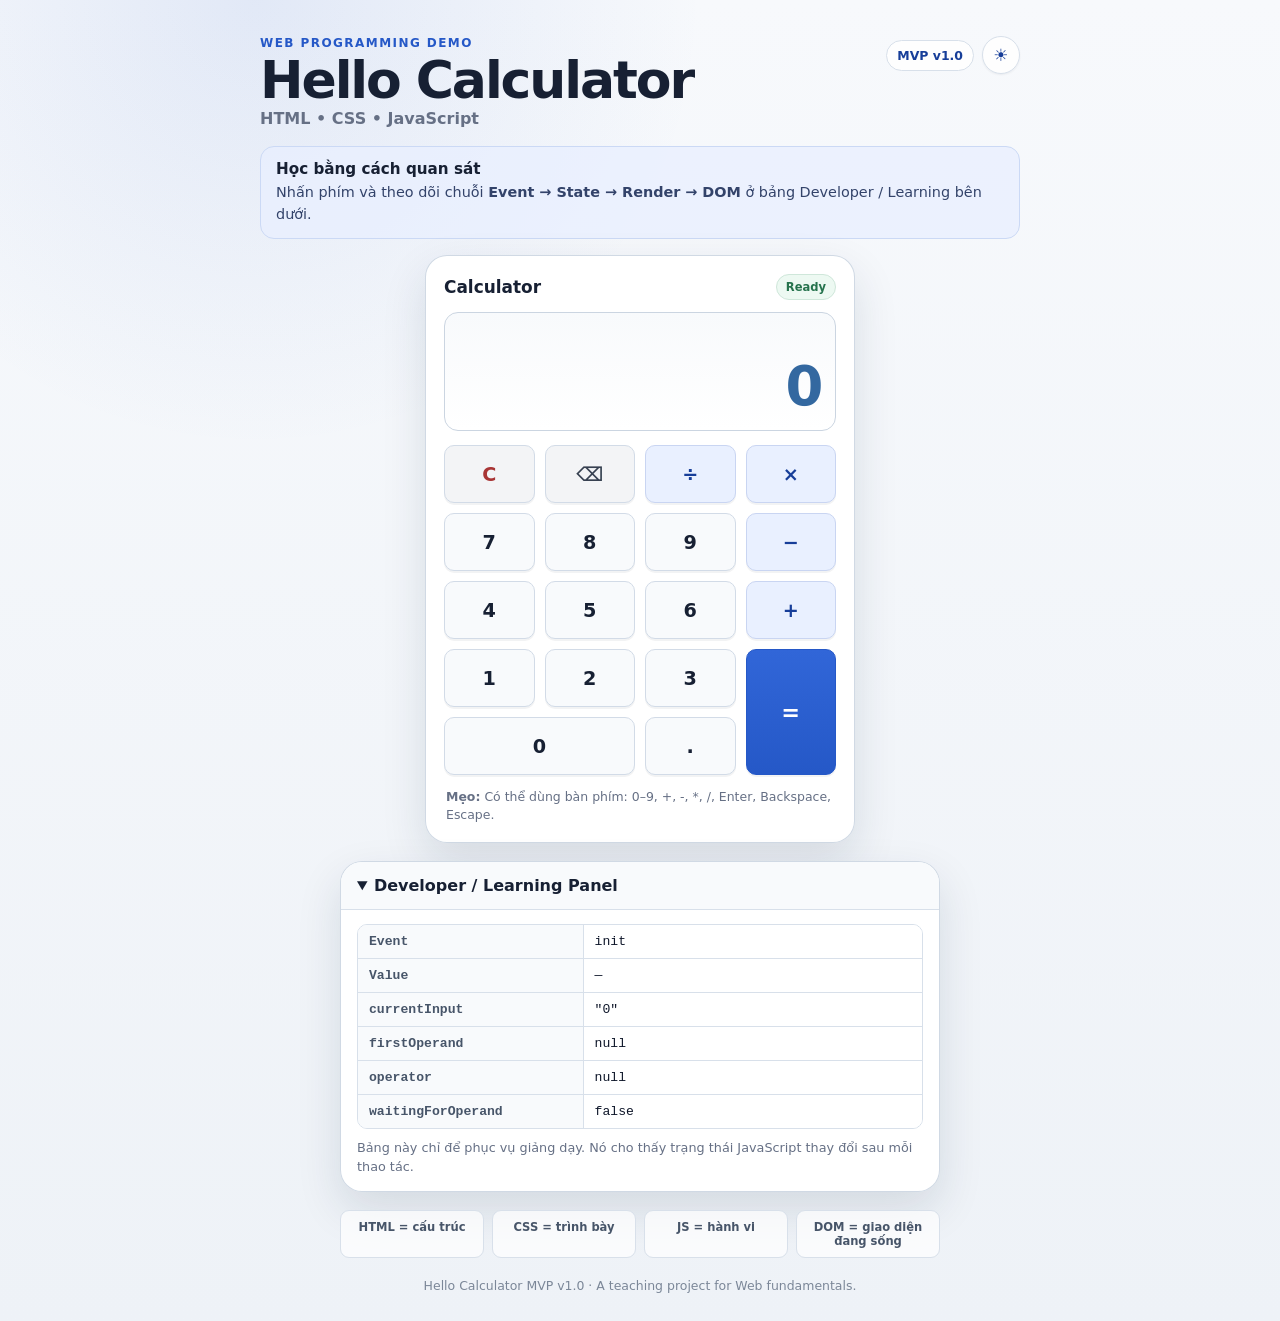
<file: index.html>
<!doctype html>
<html lang="vi">
<head>
  <meta charset="utf-8" />
  <meta name="viewport" content="width=device-width, initial-scale=1" />
  <meta name="description" content="Hello Calculator MVP v1.0 - ứng dụng Web nhỏ để học HTML, CSS, JavaScript, DOM, Event và State." />
  <title>Hello Calculator MVP v1.0</title>
  <script>
    (() => {
      try {
        const savedTheme = localStorage.getItem('hello-calculator-theme');
        if (savedTheme === 'light' || savedTheme === 'dark') {
          document.documentElement.dataset.theme = savedTheme;
        }
      } catch (_) {}
    })();
  </script>
  <link rel="stylesheet" href="css/style.css" />
  <script defer src="js/theme.js"></script>
  <script defer src="js/calculator.browser.js"></script>
  <script defer src="js/app.js"></script>
</head>
<body>
  <main class="app-shell">
    <header class="app-header" aria-labelledby="app-title">
      <div>
        <p class="eyebrow">WEB PROGRAMMING DEMO</p>
        <h1 id="app-title">Hello Calculator</h1>
        <p class="subtitle">HTML <span aria-hidden="true">•</span> CSS <span aria-hidden="true">•</span> JavaScript</p>
      </div>
      <div class="header-actions">
        <span class="version-badge" aria-label="Phiên bản 1.0">MVP v1.0</span>
        <button id="theme-toggle" class="theme-toggle" type="button" aria-label="Chuyển sang giao diện tối" aria-pressed="false" title="Chuyển giao diện">
          <span class="theme-toggle-icon theme-toggle-sun" aria-hidden="true">☀</span>
          <span class="theme-toggle-icon theme-toggle-moon" aria-hidden="true">☾</span>
        </button>
      </div>
    </header>

    <section class="learning-goal" aria-labelledby="learning-goal-title">
      <h2 id="learning-goal-title">Học bằng cách quan sát</h2>
      <p>Nhấn phím và theo dõi chuỗi <strong>Event → State → Render → DOM</strong> ở bảng Developer / Learning bên dưới.</p>
    </section>

    <section class="calculator-card" aria-label="Máy tính cơ bản">
      <div class="calculator-title-row">
        <h2>Calculator</h2>
        <span id="status-badge" class="status-badge" aria-hidden="true">Ready</span>
      </div>

      <div class="display-panel" aria-label="Màn hình calculator">
        <div id="expression" class="expression" aria-label="Biểu thức hiện tại">&nbsp;</div>
        <div id="display" class="main-display" role="status" aria-live="polite" aria-atomic="true">0</div>
      </div>

      <div id="keypad" class="keypad" aria-label="Bàn phím calculator">
        <button class="key key-control" type="button" data-action="clear" aria-label="Xóa toàn bộ">C</button>
        <button class="key key-control" type="button" data-action="backspace" aria-label="Xóa ký tự cuối">⌫</button>
        <button class="key key-operator" type="button" data-action="operator" data-value="/" aria-label="Chia">÷</button>
        <button class="key key-operator" type="button" data-action="operator" data-value="*" aria-label="Nhân">×</button>

        <button class="key key-number" type="button" data-action="number" data-value="7">7</button>
        <button class="key key-number" type="button" data-action="number" data-value="8">8</button>
        <button class="key key-number" type="button" data-action="number" data-value="9">9</button>
        <button class="key key-operator" type="button" data-action="operator" data-value="-" aria-label="Trừ">−</button>

        <button class="key key-number" type="button" data-action="number" data-value="4">4</button>
        <button class="key key-number" type="button" data-action="number" data-value="5">5</button>
        <button class="key key-number" type="button" data-action="number" data-value="6">6</button>
        <button class="key key-operator" type="button" data-action="operator" data-value="+" aria-label="Cộng">+</button>

        <button class="key key-number" type="button" data-action="number" data-value="1">1</button>
        <button class="key key-number" type="button" data-action="number" data-value="2">2</button>
        <button class="key key-number" type="button" data-action="number" data-value="3">3</button>
        <button class="key key-equal" type="button" data-action="equals" aria-label="Tính kết quả">=</button>

        <button class="key key-number key-zero" type="button" data-action="number" data-value="0">0</button>
        <button class="key key-number" type="button" data-action="decimal" data-value=".">.</button>
      </div>

      <p class="keyboard-hint"><strong>Mẹo:</strong> Có thể dùng bàn phím: 0–9, +, -, *, /, Enter, Backspace, Escape.</p>
    </section>

    <details id="learning-panel" class="learning-panel" open>
      <summary>Developer / Learning Panel</summary>
      <div class="state-grid" aria-live="polite">
        <div class="state-label">Event</div><output id="state-event">init</output>
        <div class="state-label">Value</div><output id="state-value">—</output>
        <div class="state-label">currentInput</div><output id="state-current-input">"0"</output>
        <div class="state-label">firstOperand</div><output id="state-first-operand">null</output>
        <div class="state-label">operator</div><output id="state-operator">null</output>
        <div class="state-label">waitingForOperand</div><output id="state-waiting">false</output>
      </div>
      <p class="panel-note">Bảng này chỉ để phục vụ giảng dạy. Nó cho thấy trạng thái JavaScript thay đổi sau mỗi thao tác.</p>
    </details>

    <section class="concept-strip" aria-label="Các khái niệm Web được minh họa">
      <span>HTML = cấu trúc</span>
      <span>CSS = trình bày</span>
      <span>JS = hành vi</span>
      <span>DOM = giao diện đang sống</span>
    </section>

    <footer class="app-footer">
      <p>Hello Calculator MVP v1.0 · A teaching project for Web fundamentals.</p>
    </footer>
  </main>
</body>
</html>
</file>
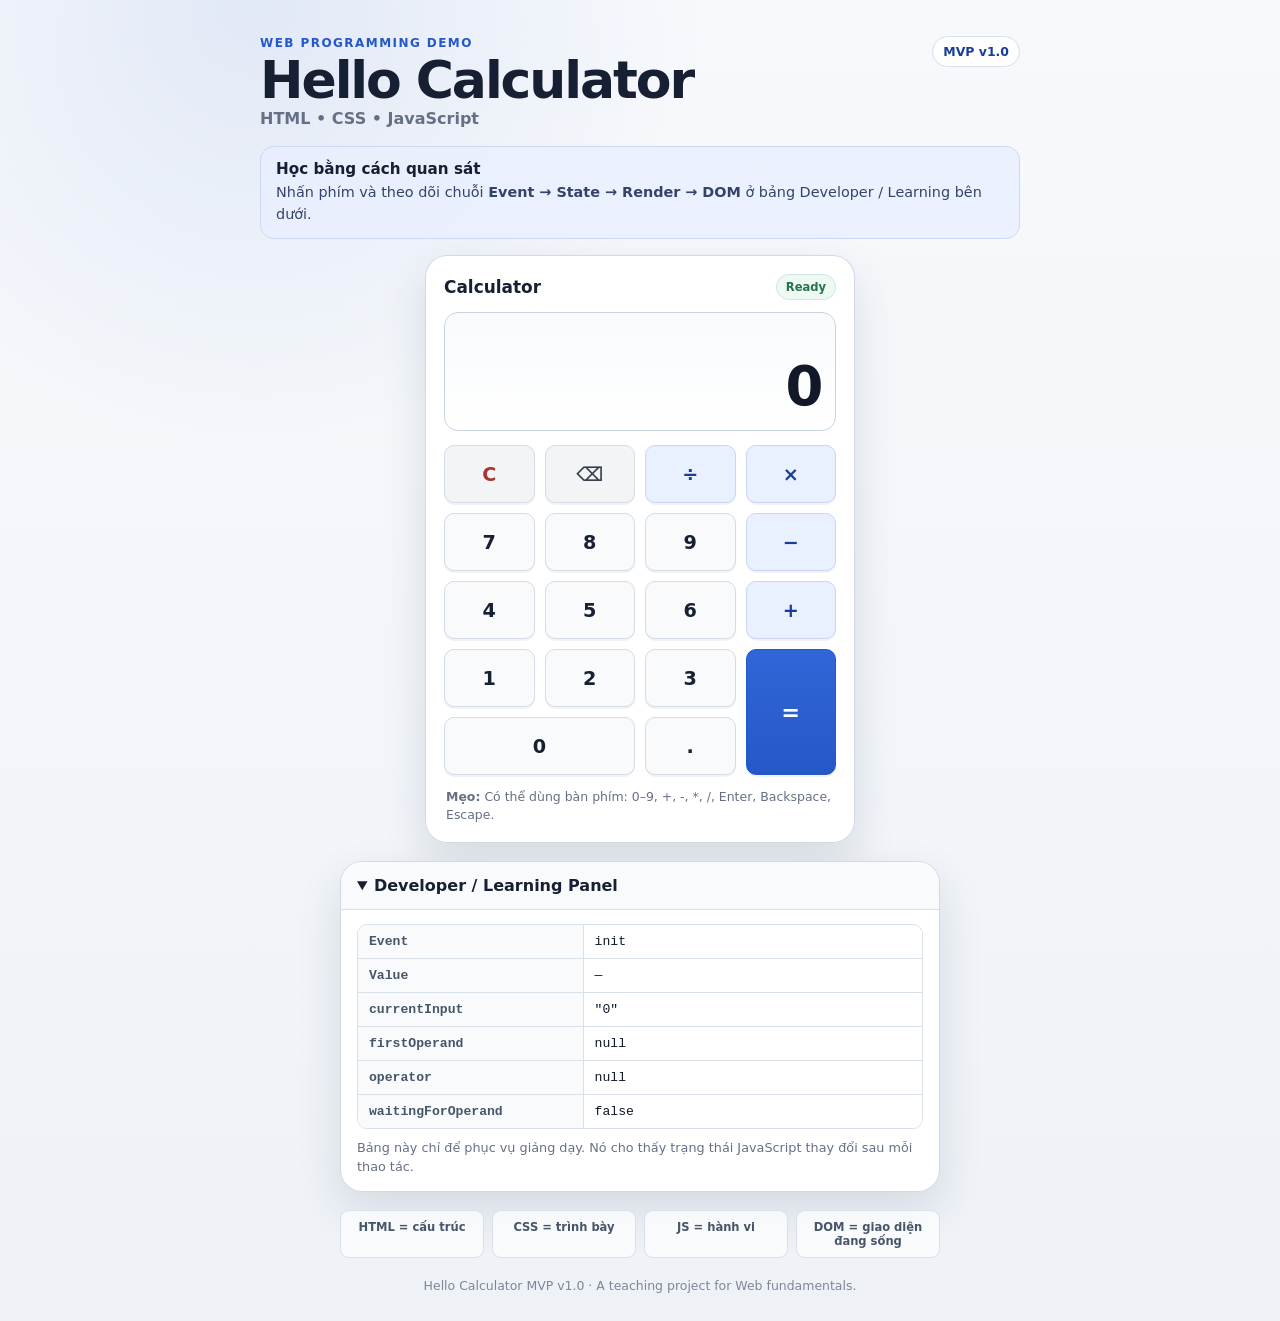
<file: .kilo/worktrees/woolen-attempt/index.html>
<!doctype html>
<html lang="vi">
<head>
  <meta charset="utf-8" />
  <meta name="viewport" content="width=device-width, initial-scale=1" />
  <meta name="description" content="Hello Calculator MVP v1.0 - ứng dụng Web nhỏ để học HTML, CSS, JavaScript, DOM, Event và State." />
  <title>Hello Calculator MVP v1.0</title>
  <link rel="stylesheet" href="css/style.css" />
  <script type="module" src="js/app.js"></script>
</head>
<body>
  <main class="app-shell">
    <header class="app-header" aria-labelledby="app-title">
      <div>
        <p class="eyebrow">WEB PROGRAMMING DEMO</p>
        <h1 id="app-title">Hello Calculator</h1>
        <p class="subtitle">HTML <span aria-hidden="true">•</span> CSS <span aria-hidden="true">•</span> JavaScript</p>
      </div>
      <span class="version-badge" aria-label="Phiên bản 1.0">MVP v1.0</span>
    </header>

    <section class="learning-goal" aria-labelledby="learning-goal-title">
      <h2 id="learning-goal-title">Học bằng cách quan sát</h2>
      <p>Nhấn phím và theo dõi chuỗi <strong>Event → State → Render → DOM</strong> ở bảng Developer / Learning bên dưới.</p>
    </section>

    <section class="calculator-card" aria-label="Máy tính cơ bản">
      <div class="calculator-title-row">
        <h2>Calculator</h2>
        <span id="status-badge" class="status-badge" aria-hidden="true">Ready</span>
      </div>

      <div class="display-panel" aria-label="Màn hình calculator">
        <div id="expression" class="expression" aria-label="Biểu thức hiện tại">&nbsp;</div>
        <div id="display" class="main-display" role="status" aria-live="polite" aria-atomic="true">0</div>
      </div>

      <div id="keypad" class="keypad" aria-label="Bàn phím calculator">
        <button class="key key-control" type="button" data-action="clear" aria-label="Xóa toàn bộ">C</button>
        <button class="key key-control" type="button" data-action="backspace" aria-label="Xóa ký tự cuối">⌫</button>
        <button class="key key-operator" type="button" data-action="operator" data-value="/" aria-label="Chia">÷</button>
        <button class="key key-operator" type="button" data-action="operator" data-value="*" aria-label="Nhân">×</button>

        <button class="key key-number" type="button" data-action="number" data-value="7">7</button>
        <button class="key key-number" type="button" data-action="number" data-value="8">8</button>
        <button class="key key-number" type="button" data-action="number" data-value="9">9</button>
        <button class="key key-operator" type="button" data-action="operator" data-value="-" aria-label="Trừ">−</button>

        <button class="key key-number" type="button" data-action="number" data-value="4">4</button>
        <button class="key key-number" type="button" data-action="number" data-value="5">5</button>
        <button class="key key-number" type="button" data-action="number" data-value="6">6</button>
        <button class="key key-operator" type="button" data-action="operator" data-value="+" aria-label="Cộng">+</button>

        <button class="key key-number" type="button" data-action="number" data-value="1">1</button>
        <button class="key key-number" type="button" data-action="number" data-value="2">2</button>
        <button class="key key-number" type="button" data-action="number" data-value="3">3</button>
        <button class="key key-equal" type="button" data-action="equals" aria-label="Tính kết quả">=</button>

        <button class="key key-number key-zero" type="button" data-action="number" data-value="0">0</button>
        <button class="key key-number" type="button" data-action="decimal" data-value=".">.</button>
      </div>

      <p class="keyboard-hint"><strong>Mẹo:</strong> Có thể dùng bàn phím: 0–9, +, -, *, /, Enter, Backspace, Escape.</p>
    </section>

    <details id="learning-panel" class="learning-panel" open>
      <summary>Developer / Learning Panel</summary>
      <div class="state-grid" aria-live="polite">
        <div class="state-label">Event</div><output id="state-event">init</output>
        <div class="state-label">Value</div><output id="state-value">—</output>
        <div class="state-label">currentInput</div><output id="state-current-input">"0"</output>
        <div class="state-label">firstOperand</div><output id="state-first-operand">null</output>
        <div class="state-label">operator</div><output id="state-operator">null</output>
        <div class="state-label">waitingForOperand</div><output id="state-waiting">false</output>
      </div>
      <p class="panel-note">Bảng này chỉ để phục vụ giảng dạy. Nó cho thấy trạng thái JavaScript thay đổi sau mỗi thao tác.</p>
    </details>

    <section class="concept-strip" aria-label="Các khái niệm Web được minh họa">
      <span>HTML = cấu trúc</span>
      <span>CSS = trình bày</span>
      <span>JS = hành vi</span>
      <span>DOM = giao diện đang sống</span>
    </section>

    <footer class="app-footer">
      <p>Hello Calculator MVP v1.0 · A teaching project for Web fundamentals.</p>
    </footer>
  </main>
</body>
</html>
</file>
<file: css/style.css>
:root {
  --page-bg: #eef2f7;
  --surface: #ffffff;
  --surface-soft: #f8fafc;
  --text: #172033;
  --muted: #667085;
  --line: #d8e0ea;
  --accent: #2558c7;
  --accent-soft: #e9f0ff;
  --accent-strong: #173e99;
  --danger: #a83535;
  --danger-soft: #fff0f0;
  --success: #26734d;
  --shadow: 0 18px 45px rgba(18, 38, 63, 0.12);
  --radius-lg: 22px;
  --radius-md: 14px;
  --radius-sm: 10px;
  --gap: 10px;
  font-family:
    Inter,
    ui-sans-serif,
    system-ui,
    -apple-system,
    BlinkMacSystemFont,
    "Segoe UI",
    sans-serif;
}

* {
  box-sizing: border-box;
}

html {
  color-scheme: light;
}

body {
  margin: 0;
  min-width: 320px;
  min-height: 100vh;
  background:
    radial-gradient(
      circle at 20% 0%,
      rgba(37, 88, 199, 0.1),
      transparent 28rem
    ),
    linear-gradient(180deg, #f7f9fc 0%, var(--page-bg) 100%);
  color: var(--text);
}

button,
input,
output {
  font: inherit;
}

.app-shell {
  width: min(100% - 28px, 760px);
  margin: 0 auto;
  padding: 36px 0 28px;
}

.app-header {
  display: flex;
  align-items: flex-start;
  justify-content: space-between;
  gap: 16px;
  margin-bottom: 18px;
}

.eyebrow {
  margin: 0 0 5px;
  color: var(--accent);
  font-size: 0.75rem;
  font-weight: 800;
  letter-spacing: 0.12em;
}

h1,
h2,
p {
  margin-top: 0;
}

h1 {
  margin-bottom: 3px;
  font-size: clamp(2rem, 7vw, 3.25rem);
  line-height: 0.98;
  letter-spacing: -0.04em;
}

.subtitle {
  margin-bottom: 0;
  color: var(--muted);
  font-weight: 650;
}

.version-badge,
.status-badge {
  display: inline-flex;
  align-items: center;
  justify-content: center;
  border: 1px solid var(--line);
  border-radius: 999px;
  background: rgba(255, 255, 255, 0.85);
  padding: 7px 10px;
  color: var(--accent-strong);
  font-size: 0.78rem;
  font-weight: 800;
  white-space: nowrap;
}

.learning-goal {
  margin-bottom: 16px;
  padding: 13px 15px;
  border: 1px solid #cbd9f5;
  border-radius: var(--radius-md);
  background: rgba(233, 240, 255, 0.76);
}

.learning-goal h2 {
  margin-bottom: 4px;
  font-size: 0.95rem;
}

.learning-goal p {
  margin-bottom: 0;
  color: #33436a;
  font-size: 0.9rem;
  line-height: 1.5;
}

.calculator-card,
.learning-panel {
  border: 1px solid rgba(203, 213, 225, 0.9);
  border-radius: var(--radius-lg);
  background: rgba(255, 255, 255, 0.96);
  box-shadow: var(--shadow);
}

.calculator-card {
  width: min(100%, 430px);
  margin: 0 auto;
  padding: 18px;
}

.calculator-title-row {
  display: flex;
  align-items: center;
  justify-content: space-between;
  gap: 12px;
  margin-bottom: 12px;
}

.calculator-title-row h2 {
  margin-bottom: 0;
  font-size: 1.06rem;
}

.status-badge {
  border-color: #cfe7da;
  background: #edf9f2;
  color: var(--success);
  padding: 5px 9px;
  font-size: 0.72rem;
}

.status-badge.error {
  border-color: #f0caca;
  background: var(--danger-soft);
  color: var(--danger);
}

.display-panel {
  overflow: hidden;
  margin-bottom: 14px;
  border: 1px solid #cbd5e1;
  border-radius: var(--radius-md);
  background: linear-gradient(180deg, #f8fafc 0%, #fff 100%);
}

.expression,
.main-display {
  min-width: 0;
  overflow: hidden;
  text-align: right;
  white-space: nowrap;
  text-overflow: ellipsis;
}

.expression {
  min-height: 40px;
  padding: 12px 14px 5px;
  color: var(--muted);
  font-size: 0.92rem;
  font-weight: 650;
}

.main-display {
  min-height: 72px;
  padding: 2px 14px 12px;
  color: #3368a0;
  font-size: clamp(2.25rem, 11vw, 3.4rem);
  font-variant-numeric: tabular-nums;
  font-weight: 750;
  letter-spacing: -0.045em;
}

.main-display.is-error {
  color: var(--danger);
  font-size: clamp(1.7rem, 8vw, 2.3rem);
}

.keypad {
  display: grid;
  grid-template-columns: repeat(4, minmax(0, 1fr));
  gap: var(--gap);
}

.key {
  min-height: 58px;
  border: 1px solid #d2dbe7;
  border-radius: var(--radius-sm);
  background: #f8fafc;
  color: var(--text);
  box-shadow: 0 2px 0 rgba(15, 23, 42, 0.05);
  cursor: pointer;
  font-size: 1.2rem;
  font-weight: 750;
  transition:
    transform 0.07s ease,
    background 0.14s ease,
    border-color 0.14s ease,
    box-shadow 0.14s ease;
  -webkit-tap-highlight-color: transparent;
}

.key:hover {
  background: #f0f4f9;
  border-color: #b8c5d6;
}
.key:active {
  transform: translateY(1px);
  box-shadow: none;
}
.key:focus-visible {
  outline: 3px solid rgba(37, 88, 199, 0.3);
  outline-offset: 2px;
}

.key-operator {
  border-color: #c9d5f2;
  background: var(--accent-soft);
  color: var(--accent-strong);
}

.key-operator:hover {
  background: #dce7ff;
}
.key-operator.is-selected {
  border-color: var(--accent);
  background: var(--accent);
  color: #fff;
}

.key-control {
  background: #f3f4f6;
  color: #374151;
}
.key-control[data-action="clear"] {
  color: var(--danger);
}

.key-equal {
  grid-column: 4;
  grid-row: 4 / span 2;
  border-color: var(--accent);
  background: linear-gradient(180deg, #3166d8 0%, var(--accent) 100%);
  color: #fff;
  font-size: 1.4rem;
}

.key-equal:hover {
  background: var(--accent-strong);
}
.key-zero {
  grid-column: span 2;
}

.keyboard-hint {
  margin: 13px 2px 0;
  color: var(--muted);
  font-size: 0.78rem;
  line-height: 1.45;
}

.learning-panel {
  width: min(100%, 600px);
  margin: 18px auto 0;
  overflow: hidden;
}

.learning-panel > summary {
  cursor: pointer;
  padding: 14px 16px;
  background: #f8fafc;
  font-weight: 800;
}

.learning-panel[open] > summary {
  border-bottom: 1px solid var(--line);
}

.state-grid {
  display: grid;
  grid-template-columns: minmax(130px, 0.8fr) minmax(0, 1.2fr);
  margin: 14px 16px 10px;
  overflow: hidden;
  border: 1px solid var(--line);
  border-radius: 10px;
}

.state-grid > * {
  min-width: 0;
  padding: 9px 11px;
  border-bottom: 1px solid var(--line);
  font-family: ui-monospace, SFMono-Regular, Menlo, Monaco, Consolas, monospace;
  font-size: 0.82rem;
  overflow-wrap: anywhere;
}

.state-grid > *:nth-last-child(-n + 2) {
  border-bottom: 0;
}
.state-grid > *:nth-child(odd) {
  border-right: 1px solid var(--line);
}
.state-label {
  background: #f8fafc;
  color: #475569;
  font-weight: 700;
}
.state-grid output {
  background: #fff;
  color: #0f172a;
}

.panel-note {
  margin: 0;
  padding: 0 16px 15px;
  color: var(--muted);
  font-size: 0.8rem;
  line-height: 1.45;
}

.concept-strip {
  display: grid;
  grid-template-columns: repeat(4, 1fr);
  gap: 8px;
  width: min(100%, 600px);
  margin: 18px auto 0;
}

.concept-strip span {
  padding: 9px 8px;
  border: 1px solid var(--line);
  border-radius: 9px;
  background: rgba(255, 255, 255, 0.72);
  color: #475569;
  text-align: center;
  font-size: 0.72rem;
  font-weight: 700;
}

.app-footer {
  padding: 20px 0 0;
  color: #7b8798;
  text-align: center;
  font-size: 0.78rem;
}

.app-footer p {
  margin-bottom: 0;
}

@media (max-width: 560px) {
  .app-shell {
    width: min(100% - 20px, 760px);
    padding-top: 22px;
  }
  .app-header {
    align-items: center;
  }
  .version-badge {
    display: none;
  }
  .calculator-card {
    padding: 14px;
    border-radius: 18px;
  }
  .keypad {
    gap: 8px;
  }
  .key {
    min-height: 54px;
  }
  .concept-strip {
    grid-template-columns: repeat(2, 1fr);
  }
}

@media (max-width: 360px) {
  .app-shell {
    width: calc(100% - 14px);
  }
  .calculator-card {
    padding: 10px;
  }
  .keypad {
    gap: 6px;
  }
  .key {
    min-height: 50px;
    border-radius: 8px;
  }
  .state-grid {
    grid-template-columns: 1fr;
  }
  .state-grid > *:nth-child(odd) {
    border-right: 0;
    background: #f8fafc;
  }
  .state-grid > * {
    border-bottom: 1px solid var(--line) !important;
  }
  .state-grid > *:last-child {
    border-bottom: 0 !important;
  }
}

@media (prefers-reduced-motion: reduce) {
  *,
  *::before,
  *::after {
    scroll-behavior: auto !important;
    transition: none !important;
  }
}


@media (prefers-color-scheme: dark) {
  :root {
    --page-bg: #0b1220;
    --surface: #111827;
    --surface-soft: #172033;
    --text: #e5edf8;
    --muted: #9aa8bc;
    --line: #2b3950;
    --accent: #7aa2ff;
    --accent-soft: #182746;
    --accent-strong: #b8ccff;
    --danger: #ff9b9b;
    --danger-soft: #3a1f25;
    --success: #82d9ad;
    --shadow: 0 18px 45px rgba(0, 0, 0, 0.35);
  }

  html {
    color-scheme: dark;
  }

  body {
    background:
      radial-gradient(
        circle at 20% 0%,
        rgba(122, 162, 255, 0.14),
        transparent 28rem
      ),
      linear-gradient(180deg, #101827 0%, var(--page-bg) 100%);
  }

  .version-badge,
  .status-badge {
    background: rgba(17, 24, 39, 0.9);
  }

  .learning-goal {
    border-color: #334a72;
    background: rgba(24, 39, 70, 0.82);
  }

  .learning-goal p {
    color: #c1cee1;
  }

  .calculator-card,
  .learning-panel {
    border-color: rgba(56, 72, 97, 0.95);
    background: rgba(17, 24, 39, 0.96);
  }

  .status-badge {
    border-color: #295a44;
    background: #132a20;
  }

  .status-badge.error {
    border-color: #6b3138;
  }

  .display-panel {
    border-color: #334155;
    background: linear-gradient(180deg, #172033 0%, #111827 100%);
  }

  .main-display {
    color: #8dc0ff;
  }

  .key {
    border-color: #344258;
    background: #172033;
    box-shadow: 0 2px 0 rgba(0, 0, 0, 0.28);
  }

  .key:hover {
    border-color: #4d5f79;
    background: #1d293b;
  }

  .key-operator {
    border-color: #39568a;
    background: var(--accent-soft);
    color: var(--accent-strong);
  }

  .key-operator:hover {
    background: #22365e;
  }

  .key-control {
    background: #202938;
    color: #d5deea;
  }

  .key-equal {
    border-color: #5f86e5;
    background: linear-gradient(180deg, #547fe5 0%, #315fcb 100%);
    color: #fff;
  }

  .learning-panel > summary,
  .state-label {
    background: #172033;
  }

  .state-label,
  .concept-strip span {
    color: #b6c2d2;
  }

  .state-grid output {
    background: #111827;
    color: #e5edf8;
  }

  .concept-strip span {
    background: rgba(17, 24, 39, 0.78);
  }

  .app-footer {
    color: #8391a5;
  }
}


/* Manual theme control */
.header-actions {
  display: flex;
  align-items: center;
  gap: 8px;
}

.theme-toggle {
  position: relative;
  display: inline-grid;
  place-items: center;
  width: 38px;
  height: 38px;
  flex: 0 0 auto;
  border: 1px solid var(--line);
  border-radius: 999px;
  background: rgba(255, 255, 255, 0.85);
  color: var(--accent-strong);
  cursor: pointer;
  box-shadow: 0 1px 2px rgba(15, 23, 42, 0.06);
  transition:
    transform 0.14s ease,
    background 0.14s ease,
    border-color 0.14s ease,
    box-shadow 0.14s ease;
  -webkit-tap-highlight-color: transparent;
}

.theme-toggle:hover {
  transform: translateY(-1px);
  border-color: #b8c5d6;
  background: #fff;
  box-shadow: 0 4px 12px rgba(15, 23, 42, 0.1);
}

.theme-toggle:active {
  transform: translateY(0);
}

.theme-toggle:focus-visible {
  outline: 3px solid rgba(37, 88, 199, 0.3);
  outline-offset: 2px;
}

.theme-toggle-icon {
  grid-area: 1 / 1;
  font-size: 1.05rem;
  line-height: 1;
  transition:
    opacity 0.18s ease,
    transform 0.18s ease;
}

.theme-toggle-moon {
  opacity: 0;
  transform: rotate(-25deg) scale(0.65);
}

html[data-theme="dark"] .theme-toggle-sun {
  opacity: 0;
  transform: rotate(25deg) scale(0.65);
}

html[data-theme="dark"] .theme-toggle-moon {
  opacity: 1;
  transform: rotate(0) scale(1);
}

/* Explicit light preference wins over a dark OS preference. */
html[data-theme="light"] {
  color-scheme: light;
}

html[data-theme="light"] body {
  background:
    radial-gradient(circle at 20% 0%, rgba(37, 88, 199, 0.1), transparent 28rem),
    linear-gradient(180deg, #f7f9fc 0%, #eef2f7 100%);
}

/* Explicit dark preference also works when the OS is light. */
html[data-theme="dark"] {
  --page-bg: #0b1220;
  --surface: #111827;
  --surface-soft: #172033;
  --text: #e5edf8;
  --muted: #9aa8bc;
  --line: #2b3950;
  --accent: #7aa2ff;
  --accent-soft: #182746;
  --accent-strong: #b8ccff;
  --danger: #ff9b9b;
  --danger-soft: #3a1f25;
  --success: #82d9ad;
  --shadow: 0 18px 45px rgba(0, 0, 0, 0.35);
  color-scheme: dark;
}

html[data-theme="dark"] body {
  background:
    radial-gradient(circle at 20% 0%, rgba(122, 162, 255, 0.14), transparent 28rem),
    linear-gradient(180deg, #101827 0%, var(--page-bg) 100%);
}

html[data-theme="dark"] .version-badge,
html[data-theme="dark"] .status-badge,
html[data-theme="dark"] .theme-toggle {
  background: rgba(17, 24, 39, 0.9);
}

html[data-theme="dark"] .theme-toggle:hover {
  border-color: #4d5f79;
  background: #1d293b;
  box-shadow: 0 4px 14px rgba(0, 0, 0, 0.28);
}

html[data-theme="dark"] .learning-goal {
  border-color: #334a72;
  background: rgba(24, 39, 70, 0.82);
}

html[data-theme="dark"] .learning-goal p { color: #c1cee1; }
html[data-theme="dark"] .calculator-card,
html[data-theme="dark"] .learning-panel {
  border-color: rgba(56, 72, 97, 0.95);
  background: rgba(17, 24, 39, 0.96);
}
html[data-theme="dark"] .status-badge { border-color: #295a44; background: #132a20; }
html[data-theme="dark"] .status-badge.error { border-color: #6b3138; }
html[data-theme="dark"] .display-panel {
  border-color: #334155;
  background: linear-gradient(180deg, #172033 0%, #111827 100%);
}
html[data-theme="dark"] .main-display { color: #8dc0ff; }
html[data-theme="dark"] .key {
  border-color: #344258;
  background: #172033;
  box-shadow: 0 2px 0 rgba(0, 0, 0, 0.28);
}
html[data-theme="dark"] .key:hover { border-color: #4d5f79; background: #1d293b; }
html[data-theme="dark"] .key-operator {
  border-color: #39568a;
  background: var(--accent-soft);
  color: var(--accent-strong);
}
html[data-theme="dark"] .key-operator:hover { background: #22365e; }
html[data-theme="dark"] .key-control { background: #202938; color: #d5deea; }
html[data-theme="dark"] .key-equal {
  border-color: #5f86e5;
  background: linear-gradient(180deg, #547fe5 0%, #315fcb 100%);
  color: #fff;
}
html[data-theme="dark"] .learning-panel > summary,
html[data-theme="dark"] .state-label { background: #172033; }
html[data-theme="dark"] .state-label,
html[data-theme="dark"] .concept-strip span { color: #b6c2d2; }
html[data-theme="dark"] .state-grid output { background: #111827; color: #e5edf8; }
html[data-theme="dark"] .concept-strip span { background: rgba(17, 24, 39, 0.78); }
html[data-theme="dark"] .app-footer { color: #8391a5; }

@media (prefers-color-scheme: dark) {
  html[data-theme="light"] {
    --page-bg: #eef2f7;
    --surface: #ffffff;
    --surface-soft: #f8fafc;
    --text: #172033;
    --muted: #667085;
    --line: #d8e0ea;
    --accent: #2558c7;
    --accent-soft: #e9f0ff;
    --accent-strong: #173e99;
    --danger: #a83535;
    --danger-soft: #fff0f0;
    --success: #26734d;
    --shadow: 0 18px 45px rgba(18, 38, 63, 0.12);
  }

  html[data-theme="light"] .version-badge,
  html[data-theme="light"] .status-badge,
  html[data-theme="light"] .theme-toggle { background: rgba(255, 255, 255, 0.85); }
  html[data-theme="light"] .learning-goal { border-color: #cbd9f5; background: rgba(233, 240, 255, 0.76); }
  html[data-theme="light"] .learning-goal p { color: #33436a; }
  html[data-theme="light"] .calculator-card,
  html[data-theme="light"] .learning-panel {
    border-color: rgba(203, 213, 225, 0.9);
    background: rgba(255, 255, 255, 0.96);
  }
  html[data-theme="light"] .status-badge { border-color: #cfe7da; background: #edf9f2; }
  html[data-theme="light"] .status-badge.error { border-color: #f0caca; }
  html[data-theme="light"] .display-panel {
    border-color: #cbd5e1;
    background: linear-gradient(180deg, #f8fafc 0%, #fff 100%);
  }
  html[data-theme="light"] .main-display { color: #3368a0; }
  html[data-theme="light"] .key {
    border-color: #d2dbe7;
    background: #f8fafc;
    box-shadow: 0 2px 0 rgba(15, 23, 42, 0.05);
  }
  html[data-theme="light"] .key:hover { border-color: #b8c5d6; background: #f0f4f9; }
  html[data-theme="light"] .key-operator {
    border-color: #c9d5f2;
    background: #e9f0ff;
    color: #173e99;
  }
  html[data-theme="light"] .key-operator:hover { background: #dce7ff; }
  html[data-theme="light"] .key-control { background: #f3f4f6; color: #374151; }
  html[data-theme="light"] .key-equal {
    border-color: #2558c7;
    background: linear-gradient(180deg, #3166d8 0%, #2558c7 100%);
    color: #fff;
  }
  html[data-theme="light"] .learning-panel > summary,
  html[data-theme="light"] .state-label { background: #f8fafc; }
  html[data-theme="light"] .state-label,
  html[data-theme="light"] .concept-strip span { color: #475569; }
  html[data-theme="light"] .state-grid output { background: #fff; color: #0f172a; }
  html[data-theme="light"] .concept-strip span { background: rgba(255, 255, 255, 0.72); }
  html[data-theme="light"] .app-footer { color: #7b8798; }
}

@media (max-width: 560px) {
  .header-actions { gap: 0; }
  .theme-toggle { width: 40px; height: 40px; }
}
</file>
<file: .kilo/worktrees/woolen-attempt/css/style.css>
:root {
  --page-bg: #eef2f7;
  --surface: #ffffff;
  --surface-soft: #f8fafc;
  --text: #172033;
  --muted: #667085;
  --line: #d8e0ea;
  --accent: #2558c7;
  --accent-soft: #e9f0ff;
  --accent-strong: #173e99;
  --danger: #a83535;
  --danger-soft: #fff0f0;
  --success: #26734d;
  --shadow: 0 18px 45px rgba(18, 38, 63, 0.12);
  --radius-lg: 22px;
  --radius-md: 14px;
  --radius-sm: 10px;
  --gap: 10px;
  font-family: Inter, ui-sans-serif, system-ui, -apple-system, BlinkMacSystemFont, "Segoe UI", sans-serif;
}

* { box-sizing: border-box; }

html { color-scheme: light; }

body {
  margin: 0;
  min-width: 320px;
  min-height: 100vh;
  background:
    radial-gradient(circle at 20% 0%, rgba(37,88,199,.10), transparent 28rem),
    linear-gradient(180deg, #f7f9fc 0%, var(--page-bg) 100%);
  color: var(--text);
}

button, input, output { font: inherit; }

.app-shell {
  width: min(100% - 28px, 760px);
  margin: 0 auto;
  padding: 36px 0 28px;
}

.app-header {
  display: flex;
  align-items: flex-start;
  justify-content: space-between;
  gap: 16px;
  margin-bottom: 18px;
}

.eyebrow {
  margin: 0 0 5px;
  color: var(--accent);
  font-size: .75rem;
  font-weight: 800;
  letter-spacing: .12em;
}

h1, h2, p { margin-top: 0; }

h1 {
  margin-bottom: 3px;
  font-size: clamp(2rem, 7vw, 3.25rem);
  line-height: .98;
  letter-spacing: -.04em;
}

.subtitle {
  margin-bottom: 0;
  color: var(--muted);
  font-weight: 650;
}

.version-badge,
.status-badge {
  display: inline-flex;
  align-items: center;
  justify-content: center;
  border: 1px solid var(--line);
  border-radius: 999px;
  background: rgba(255,255,255,.85);
  padding: 7px 10px;
  color: var(--accent-strong);
  font-size: .78rem;
  font-weight: 800;
  white-space: nowrap;
}

.learning-goal {
  margin-bottom: 16px;
  padding: 13px 15px;
  border: 1px solid #cbd9f5;
  border-radius: var(--radius-md);
  background: rgba(233,240,255,.76);
}

.learning-goal h2 {
  margin-bottom: 4px;
  font-size: .95rem;
}

.learning-goal p {
  margin-bottom: 0;
  color: #33436a;
  font-size: .9rem;
  line-height: 1.5;
}

.calculator-card,
.learning-panel {
  border: 1px solid rgba(203, 213, 225, .9);
  border-radius: var(--radius-lg);
  background: rgba(255,255,255,.96);
  box-shadow: var(--shadow);
}

.calculator-card {
  width: min(100%, 430px);
  margin: 0 auto;
  padding: 18px;
}

.calculator-title-row {
  display: flex;
  align-items: center;
  justify-content: space-between;
  gap: 12px;
  margin-bottom: 12px;
}

.calculator-title-row h2 {
  margin-bottom: 0;
  font-size: 1.06rem;
}

.status-badge {
  border-color: #cfe7da;
  background: #edf9f2;
  color: var(--success);
  padding: 5px 9px;
  font-size: .72rem;
}

.status-badge.error {
  border-color: #f0caca;
  background: var(--danger-soft);
  color: var(--danger);
}

.display-panel {
  overflow: hidden;
  margin-bottom: 14px;
  border: 1px solid #cbd5e1;
  border-radius: var(--radius-md);
  background: linear-gradient(180deg, #f8fafc 0%, #fff 100%);
}

.expression,
.main-display {
  min-width: 0;
  overflow: hidden;
  text-align: right;
  white-space: nowrap;
  text-overflow: ellipsis;
}

.expression {
  min-height: 40px;
  padding: 12px 14px 5px;
  color: var(--muted);
  font-size: .92rem;
  font-weight: 650;
}

.main-display {
  min-height: 72px;
  padding: 2px 14px 12px;
  color: #111827;
  font-size: clamp(2.25rem, 11vw, 3.4rem);
  font-variant-numeric: tabular-nums;
  font-weight: 750;
  letter-spacing: -.045em;
}

.main-display.is-error { color: var(--danger); font-size: clamp(1.7rem, 8vw, 2.3rem); }

.keypad {
  display: grid;
  grid-template-columns: repeat(4, minmax(0, 1fr));
  gap: var(--gap);
}

.key {
  min-height: 58px;
  border: 1px solid #d2dbe7;
  border-radius: var(--radius-sm);
  background: #f8fafc;
  color: var(--text);
  box-shadow: 0 2px 0 rgba(15,23,42,.05);
  cursor: pointer;
  font-size: 1.2rem;
  font-weight: 750;
  transition: transform .07s ease, background .14s ease, border-color .14s ease, box-shadow .14s ease;
  -webkit-tap-highlight-color: transparent;
}

.key:hover { background: #f0f4f9; border-color: #b8c5d6; }
.key:active { transform: translateY(1px); box-shadow: none; }
.key:focus-visible { outline: 3px solid rgba(37,88,199,.30); outline-offset: 2px; }

.key-operator {
  border-color: #c9d5f2;
  background: var(--accent-soft);
  color: var(--accent-strong);
}

.key-operator:hover { background: #dce7ff; }
.key-operator.is-selected { border-color: var(--accent); background: var(--accent); color: #fff; }

.key-control { background: #f3f4f6; color: #374151; }
.key-control[data-action="clear"] { color: var(--danger); }

.key-equal {
  grid-column: 4;
  grid-row: 4 / span 2;
  border-color: var(--accent);
  background: linear-gradient(180deg, #3166d8 0%, var(--accent) 100%);
  color: #fff;
  font-size: 1.4rem;
}

.key-equal:hover { background: var(--accent-strong); }
.key-zero { grid-column: span 2; }

.keyboard-hint {
  margin: 13px 2px 0;
  color: var(--muted);
  font-size: .78rem;
  line-height: 1.45;
}

.learning-panel {
  width: min(100%, 600px);
  margin: 18px auto 0;
  overflow: hidden;
}

.learning-panel > summary {
  cursor: pointer;
  padding: 14px 16px;
  background: #f8fafc;
  font-weight: 800;
}

.learning-panel[open] > summary { border-bottom: 1px solid var(--line); }

.state-grid {
  display: grid;
  grid-template-columns: minmax(130px, .8fr) minmax(0, 1.2fr);
  margin: 14px 16px 10px;
  overflow: hidden;
  border: 1px solid var(--line);
  border-radius: 10px;
}

.state-grid > * {
  min-width: 0;
  padding: 9px 11px;
  border-bottom: 1px solid var(--line);
  font-family: ui-monospace, SFMono-Regular, Menlo, Monaco, Consolas, monospace;
  font-size: .82rem;
  overflow-wrap: anywhere;
}

.state-grid > *:nth-last-child(-n+2) { border-bottom: 0; }
.state-grid > *:nth-child(odd) { border-right: 1px solid var(--line); }
.state-label { background: #f8fafc; color: #475569; font-weight: 700; }
.state-grid output { background: #fff; color: #0f172a; }

.panel-note {
  margin: 0;
  padding: 0 16px 15px;
  color: var(--muted);
  font-size: .8rem;
  line-height: 1.45;
}

.concept-strip {
  display: grid;
  grid-template-columns: repeat(4, 1fr);
  gap: 8px;
  width: min(100%, 600px);
  margin: 18px auto 0;
}

.concept-strip span {
  padding: 9px 8px;
  border: 1px solid var(--line);
  border-radius: 9px;
  background: rgba(255,255,255,.72);
  color: #475569;
  text-align: center;
  font-size: .72rem;
  font-weight: 700;
}

.app-footer {
  padding: 20px 0 0;
  color: #7b8798;
  text-align: center;
  font-size: .78rem;
}

.app-footer p { margin-bottom: 0; }

@media (max-width: 560px) {
  .app-shell { width: min(100% - 20px, 760px); padding-top: 22px; }
  .app-header { align-items: center; }
  .version-badge { display: none; }
  .calculator-card { padding: 14px; border-radius: 18px; }
  .keypad { gap: 8px; }
  .key { min-height: 54px; }
  .concept-strip { grid-template-columns: repeat(2, 1fr); }
}

@media (max-width: 360px) {
  .app-shell { width: calc(100% - 14px); }
  .calculator-card { padding: 10px; }
  .keypad { gap: 6px; }
  .key { min-height: 50px; border-radius: 8px; }
  .state-grid { grid-template-columns: 1fr; }
  .state-grid > *:nth-child(odd) { border-right: 0; background: #f8fafc; }
  .state-grid > * { border-bottom: 1px solid var(--line) !important; }
  .state-grid > *:last-child { border-bottom: 0 !important; }
}

@media (prefers-reduced-motion: reduce) {
  *, *::before, *::after { scroll-behavior: auto !important; transition: none !important; }
}
</file>
